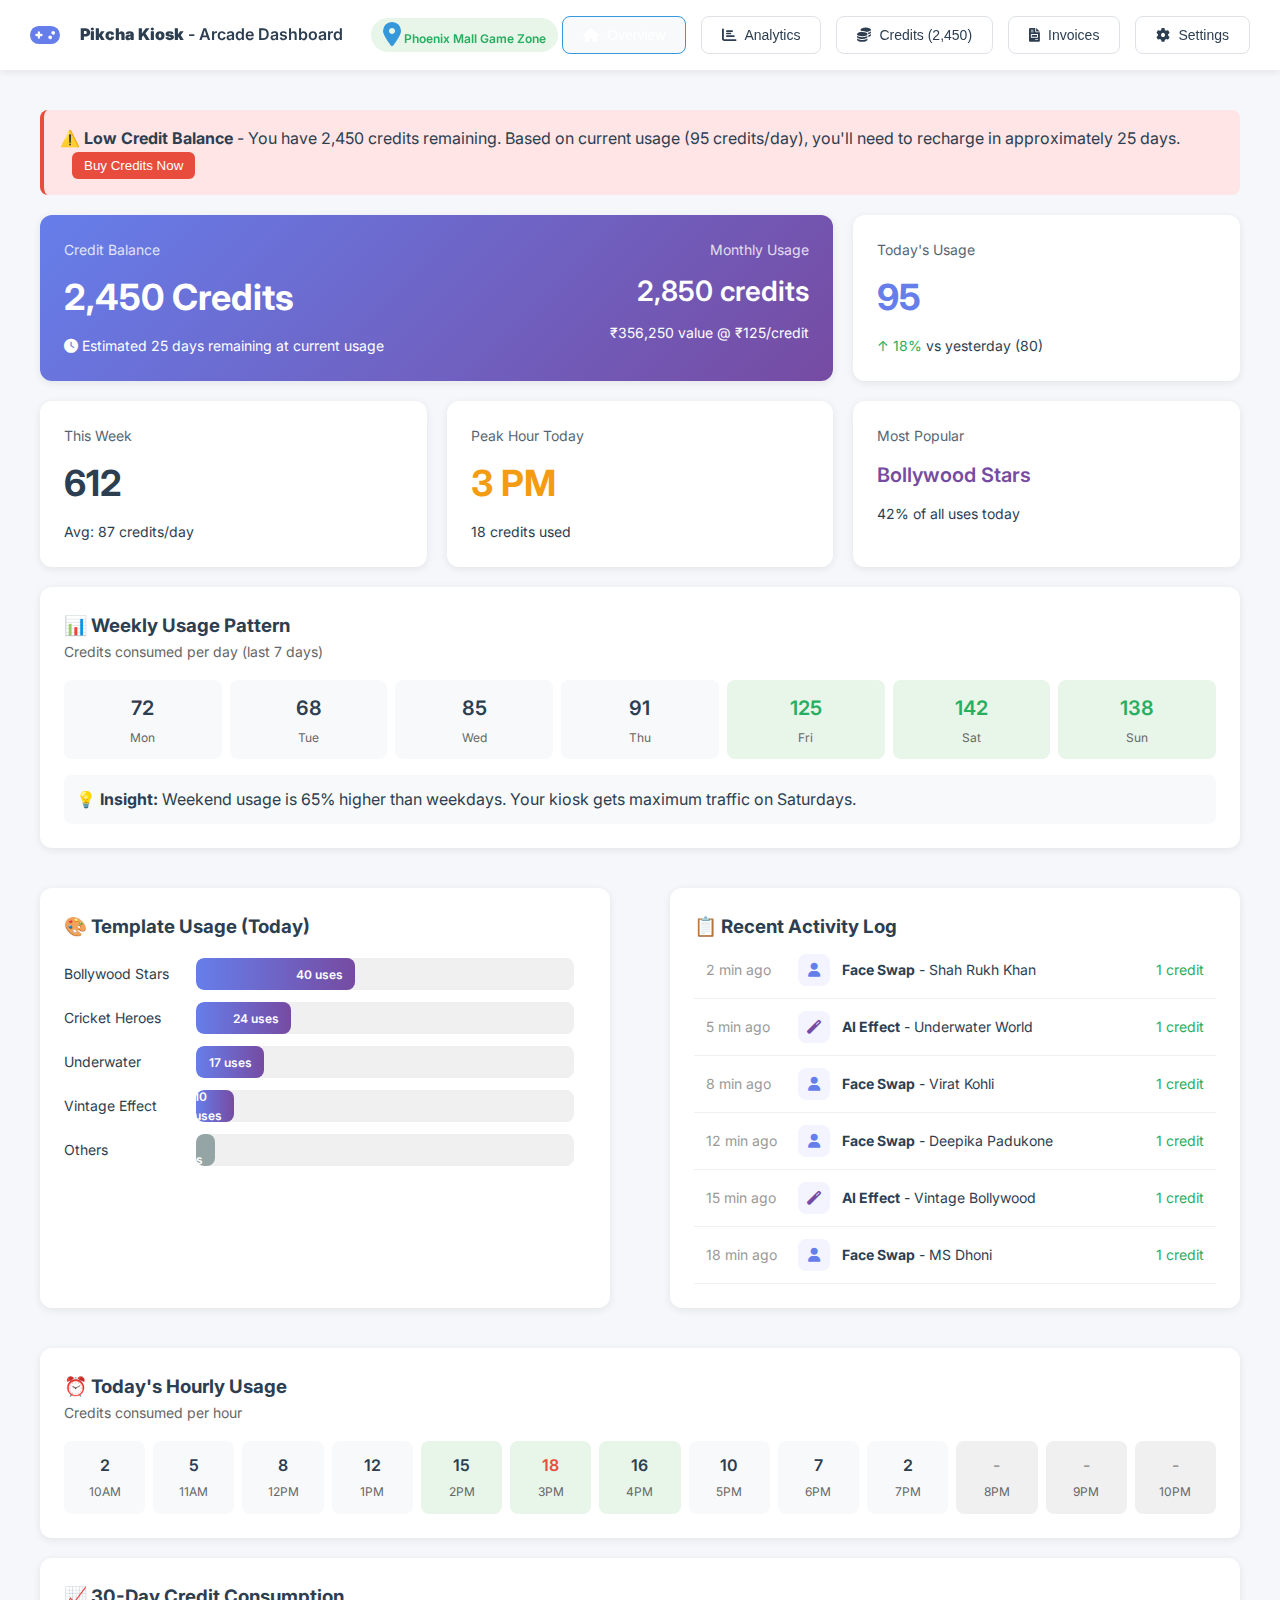
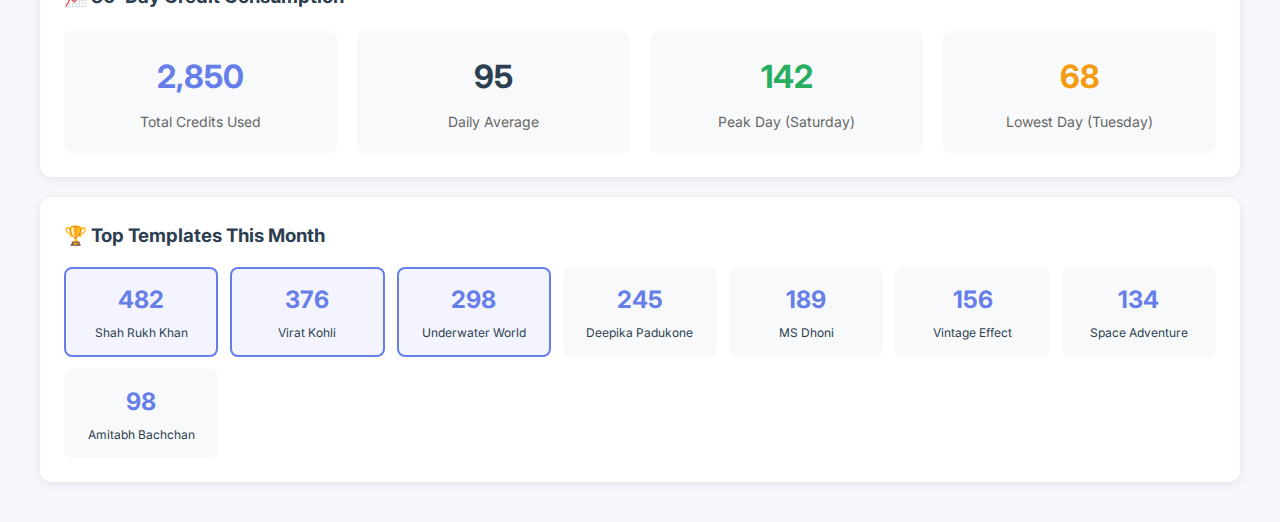
<file: vantara-mockup-main/pikcha-arcade-dashboard.html>
<!DOCTYPE html>
<html lang="en">
<head>
    <meta charset="UTF-8">
    <meta name="viewport" content="width=device-width, initial-scale=1.0">
    <title>Pikcha Arcade Kiosk - Client Dashboard</title>
    <link rel="stylesheet" href="pikcha-admin-styles.css">
    <link href="https://fonts.googleapis.com/css2?family=Inter:wght@300;400;500;600;700&display=swap" rel="stylesheet">
    <link rel="stylesheet" href="https://cdnjs.cloudflare.com/ajax/libs/font-awesome/6.0.0/css/all.min.css">
    <style>
        body {
            background: #f5f7fa;
            font-family: 'Inter', sans-serif;
        }
        .dashboard-grid {
            display: grid;
            grid-template-columns: repeat(auto-fit, minmax(300px, 1fr));
            gap: 20px;
            margin: 20px;
        }
        .stat-card {
            background: white;
            border-radius: 12px;
            padding: 24px;
            box-shadow: 0 2px 8px rgba(0,0,0,0.08);
        }
        .stat-card.primary {
            background: linear-gradient(135deg, #667eea 0%, #764ba2 100%);
            color: white;
            grid-column: span 2;
        }
        .stat-label {
            font-size: 14px;
            opacity: 0.8;
            margin-bottom: 8px;
        }
        .stat-value {
            font-size: 36px;
            font-weight: 700;
            margin: 8px 0;
        }
        .stat-sub {
            font-size: 14px;
            margin-top: 8px;
        }
        .chart-container {
            background: white;
            border-radius: 12px;
            padding: 24px;
            margin: 20px;
            box-shadow: 0 2px 8px rgba(0,0,0,0.08);
        }
        .usage-bar {
            display: flex;
            align-items: center;
            margin: 12px 0;
        }
        .usage-label {
            min-width: 120px;
            font-size: 14px;
        }
        .usage-progress {
            flex: 1;
            height: 32px;
            background: #f0f0f0;
            border-radius: 8px;
            margin: 0 12px;
            position: relative;
            overflow: hidden;
        }
        .usage-fill {
            height: 100%;
            background: linear-gradient(90deg, #667eea, #764ba2);
            border-radius: 8px;
            display: flex;
            align-items: center;
            justify-content: flex-end;
            padding-right: 12px;
            color: white;
            font-size: 12px;
            font-weight: 600;
        }
        .template-grid {
            display: grid;
            grid-template-columns: repeat(auto-fill, minmax(150px, 1fr));
            gap: 12px;
            margin-top: 16px;
        }
        .template-item {
            background: #f8f9fa;
            padding: 12px;
            border-radius: 8px;
            text-align: center;
            border: 2px solid transparent;
        }
        .template-item.popular {
            border-color: #667eea;
            background: #f3f4ff;
        }
        .template-count {
            font-size: 24px;
            font-weight: 700;
            color: #667eea;
        }
        .template-name {
            font-size: 12px;
            margin-top: 4px;
        }
        .activity-log {
            max-height: 400px;
            overflow-y: auto;
        }
        .activity-item {
            display: flex;
            align-items: center;
            padding: 12px;
            border-bottom: 1px solid #f0f0f0;
            font-size: 14px;
        }
        .activity-time {
            min-width: 80px;
            color: #999;
        }
        .activity-icon {
            width: 32px;
            height: 32px;
            border-radius: 8px;
            background: #f3f4ff;
            display: flex;
            align-items: center;
            justify-content: center;
            margin: 0 12px;
        }
        .day-chart {
            display: grid;
            grid-template-columns: repeat(7, 1fr);
            gap: 8px;
            margin-top: 16px;
        }
        .day-item {
            text-align: center;
            padding: 12px 8px;
            background: #f8f9fa;
            border-radius: 8px;
        }
        .day-item.high {
            background: #e8f5e9;
        }
        .day-value {
            font-size: 20px;
            font-weight: 600;
            color: #2c3e50;
        }
        .day-label {
            font-size: 12px;
            color: #666;
            margin-top: 4px;
        }
        .alert-box {
            background: #fff3cd;
            border-left: 4px solid #f39c12;
            padding: 16px;
            margin: 20px;
            border-radius: 8px;
        }
        .alert-box.critical {
            background: #ffe5e5;
            border-left-color: #e74c3c;
        }
        .location-badge {
            display: inline-block;
            padding: 4px 12px;
            background: #e8f5e9;
            color: #27ae60;
            border-radius: 20px;
            font-size: 12px;
            font-weight: 600;
        }
    </style>
</head>
<body>
    <div class="admin-container">
        <!-- Top Navigation -->
        <nav class="top-nav" style="background: white; box-shadow: 0 2px 8px rgba(0,0,0,0.08);">
            <div class="nav-left">
                <div class="logo-small">
                    <i class="fas fa-gamepad" style="color: #667eea; margin-right: 8px;"></i>
                    <span><strong>Pikcha Kiosk</strong> - Arcade Dashboard</span>
                    <span class="location-badge" style="margin-left: 16px;">
                        <i class="fas fa-map-marker-alt"></i> Phoenix Mall Game Zone
                    </span>
                </div>
            </div>
            
            <div class="nav-right">
                <button class="nav-btn active">
                    <i class="fas fa-home"></i>
                    Overview
                </button>
                <button class="nav-btn">
                    <i class="fas fa-chart-bar"></i>
                    Analytics
                </button>
                <button class="nav-btn">
                    <i class="fas fa-coins"></i>
                    Credits (2,450)
                </button>
                <button class="nav-btn">
                    <i class="fas fa-file-invoice"></i>
                    Invoices
                </button>
                <button class="nav-btn">
                    <i class="fas fa-cog"></i>
                    Settings
                </button>
            </div>
        </nav>

        <!-- Main Content -->
        <div style="padding: 20px;">
            <!-- Alert if credits are low -->
            <div class="alert-box critical">
                <strong>⚠️ Low Credit Balance</strong> - You have 2,450 credits remaining. Based on current usage (95 credits/day), you'll need to recharge in approximately 25 days.
                <button style="margin-left: 12px; padding: 6px 12px; background: #e74c3c; color: white; border: none; border-radius: 6px; cursor: pointer;">
                    Buy Credits Now
                </button>
            </div>

            <!-- Key Metrics -->
            <div class="dashboard-grid">
                <div class="stat-card primary">
                    <div style="display: flex; justify-content: space-between; align-items: start;">
                        <div>
                            <div class="stat-label">Credit Balance</div>
                            <div class="stat-value">2,450 Credits</div>
                            <div class="stat-sub">
                                <i class="fas fa-clock"></i> Estimated 25 days remaining at current usage
                            </div>
                        </div>
                        <div style="text-align: right;">
                            <div class="stat-label">Monthly Usage</div>
                            <div style="font-size: 28px; font-weight: 600;">2,850 credits</div>
                            <div class="stat-sub">₹356,250 value @ ₹125/credit</div>
                        </div>
                    </div>
                </div>

                <div class="stat-card">
                    <div class="stat-label">Today's Usage</div>
                    <div class="stat-value" style="color: #667eea;">95</div>
                    <div class="stat-sub">
                        <span style="color: #27ae60;">↑ 18%</span> vs yesterday (80)
                    </div>
                </div>

                <div class="stat-card">
                    <div class="stat-label">This Week</div>
                    <div class="stat-value" style="color: #2c3e50;">612</div>
                    <div class="stat-sub">
                        Avg: 87 credits/day
                    </div>
                </div>

                <div class="stat-card">
                    <div class="stat-label">Peak Hour Today</div>
                    <div class="stat-value" style="color: #f39c12;">3 PM</div>
                    <div class="stat-sub">
                        18 credits used
                    </div>
                </div>

                <div class="stat-card">
                    <div class="stat-label">Most Popular</div>
                    <div style="font-size: 20px; font-weight: 600; color: #764ba2; margin: 12px 0;">
                        Bollywood Stars
                    </div>
                    <div class="stat-sub">
                        42% of all uses today
                    </div>
                </div>
            </div>

            <!-- Usage Pattern by Day -->
            <div class="chart-container">
                <h3>📊 Weekly Usage Pattern</h3>
                <p style="font-size: 14px; color: #666; margin-bottom: 16px;">Credits consumed per day (last 7 days)</p>
                <div class="day-chart">
                    <div class="day-item">
                        <div class="day-value">72</div>
                        <div class="day-label">Mon</div>
                    </div>
                    <div class="day-item">
                        <div class="day-value">68</div>
                        <div class="day-label">Tue</div>
                    </div>
                    <div class="day-item">
                        <div class="day-value">85</div>
                        <div class="day-label">Wed</div>
                    </div>
                    <div class="day-item">
                        <div class="day-value">91</div>
                        <div class="day-label">Thu</div>
                    </div>
                    <div class="day-item high">
                        <div class="day-value" style="color: #27ae60;">125</div>
                        <div class="day-label">Fri</div>
                    </div>
                    <div class="day-item high">
                        <div class="day-value" style="color: #27ae60;">142</div>
                        <div class="day-label">Sat</div>
                    </div>
                    <div class="day-item high">
                        <div class="day-value" style="color: #27ae60;">138</div>
                        <div class="day-label">Sun</div>
                    </div>
                </div>
                <div style="margin-top: 16px; padding: 12px; background: #f8f9fa; border-radius: 8px;">
                    <strong>💡 Insight:</strong> Weekend usage is 65% higher than weekdays. Your kiosk gets maximum traffic on Saturdays.
                </div>
            </div>

            <!-- Two column layout -->
            <div style="display: grid; grid-template-columns: 1fr 1fr; gap: 20px; margin: 20px 0;">
                <!-- Template Performance -->
                <div class="chart-container">
                    <h3>🎨 Template Usage (Today)</h3>
                    <div style="margin-top: 16px;">
                        <div class="usage-bar">
                            <div class="usage-label">Bollywood Stars</div>
                            <div class="usage-progress">
                                <div class="usage-fill" style="width: 42%;">40 uses</div>
                            </div>
                        </div>
                        <div class="usage-bar">
                            <div class="usage-label">Cricket Heroes</div>
                            <div class="usage-progress">
                                <div class="usage-fill" style="width: 25%;">24 uses</div>
                            </div>
                        </div>
                        <div class="usage-bar">
                            <div class="usage-label">Underwater</div>
                            <div class="usage-progress">
                                <div class="usage-fill" style="width: 18%;">17 uses</div>
                            </div>
                        </div>
                        <div class="usage-bar">
                            <div class="usage-label">Vintage Effect</div>
                            <div class="usage-progress">
                                <div class="usage-fill" style="width: 10%;">10 uses</div>
                            </div>
                        </div>
                        <div class="usage-bar">
                            <div class="usage-label">Others</div>
                            <div class="usage-progress">
                                <div class="usage-fill" style="width: 5%; background: #95a5a6;">4 uses</div>
                            </div>
                        </div>
                    </div>
                </div>

                <!-- Recent Activity -->
                <div class="chart-container">
                    <h3>📋 Recent Activity Log</h3>
                    <div class="activity-log">
                        <div class="activity-item">
                            <span class="activity-time">2 min ago</span>
                            <div class="activity-icon">
                                <i class="fas fa-user" style="color: #667eea;"></i>
                            </div>
                            <div style="flex: 1;">
                                <strong>Face Swap</strong> - Shah Rukh Khan
                            </div>
                            <span style="color: #27ae60;">1 credit</span>
                        </div>
                        <div class="activity-item">
                            <span class="activity-time">5 min ago</span>
                            <div class="activity-icon">
                                <i class="fas fa-magic" style="color: #764ba2;"></i>
                            </div>
                            <div style="flex: 1;">
                                <strong>AI Effect</strong> - Underwater World
                            </div>
                            <span style="color: #27ae60;">1 credit</span>
                        </div>
                        <div class="activity-item">
                            <span class="activity-time">8 min ago</span>
                            <div class="activity-icon">
                                <i class="fas fa-user" style="color: #667eea;"></i>
                            </div>
                            <div style="flex: 1;">
                                <strong>Face Swap</strong> - Virat Kohli
                            </div>
                            <span style="color: #27ae60;">1 credit</span>
                        </div>
                        <div class="activity-item">
                            <span class="activity-time">12 min ago</span>
                            <div class="activity-icon">
                                <i class="fas fa-user" style="color: #667eea;"></i>
                            </div>
                            <div style="flex: 1;">
                                <strong>Face Swap</strong> - Deepika Padukone
                            </div>
                            <span style="color: #27ae60;">1 credit</span>
                        </div>
                        <div class="activity-item">
                            <span class="activity-time">15 min ago</span>
                            <div class="activity-icon">
                                <i class="fas fa-magic" style="color: #764ba2;"></i>
                            </div>
                            <div style="flex: 1;">
                                <strong>AI Effect</strong> - Vintage Bollywood
                            </div>
                            <span style="color: #27ae60;">1 credit</span>
                        </div>
                        <div class="activity-item">
                            <span class="activity-time">18 min ago</span>
                            <div class="activity-icon">
                                <i class="fas fa-user" style="color: #667eea;"></i>
                            </div>
                            <div style="flex: 1;">
                                <strong>Face Swap</strong> - MS Dhoni
                            </div>
                            <span style="color: #27ae60;">1 credit</span>
                        </div>
                    </div>
                </div>
            </div>

            <!-- Hourly Distribution -->
            <div class="chart-container">
                <h3>⏰ Today's Hourly Usage</h3>
                <p style="font-size: 14px; color: #666;">Credits consumed per hour</p>
                <div style="display: grid; grid-template-columns: repeat(13, 1fr); gap: 8px; margin-top: 16px;">
                    <div class="day-item">
                        <div class="day-value" style="font-size: 16px;">2</div>
                        <div class="day-label">10AM</div>
                    </div>
                    <div class="day-item">
                        <div class="day-value" style="font-size: 16px;">5</div>
                        <div class="day-label">11AM</div>
                    </div>
                    <div class="day-item">
                        <div class="day-value" style="font-size: 16px;">8</div>
                        <div class="day-label">12PM</div>
                    </div>
                    <div class="day-item">
                        <div class="day-value" style="font-size: 16px;">12</div>
                        <div class="day-label">1PM</div>
                    </div>
                    <div class="day-item high">
                        <div class="day-value" style="font-size: 16px;">15</div>
                        <div class="day-label">2PM</div>
                    </div>
                    <div class="day-item high">
                        <div class="day-value" style="font-size: 16px; color: #e74c3c;">18</div>
                        <div class="day-label">3PM</div>
                    </div>
                    <div class="day-item high">
                        <div class="day-value" style="font-size: 16px;">16</div>
                        <div class="day-label">4PM</div>
                    </div>
                    <div class="day-item">
                        <div class="day-value" style="font-size: 16px;">10</div>
                        <div class="day-label">5PM</div>
                    </div>
                    <div class="day-item">
                        <div class="day-value" style="font-size: 16px;">7</div>
                        <div class="day-label">6PM</div>
                    </div>
                    <div class="day-item">
                        <div class="day-value" style="font-size: 16px;">2</div>
                        <div class="day-label">7PM</div>
                    </div>
                    <div class="day-item" style="background: #f0f0f0;">
                        <div class="day-value" style="font-size: 16px; color: #999;">-</div>
                        <div class="day-label">8PM</div>
                    </div>
                    <div class="day-item" style="background: #f0f0f0;">
                        <div class="day-value" style="font-size: 16px; color: #999;">-</div>
                        <div class="day-label">9PM</div>
                    </div>
                    <div class="day-item" style="background: #f0f0f0;">
                        <div class="day-value" style="font-size: 16px; color: #999;">-</div>
                        <div class="day-label">10PM</div>
                    </div>
                </div>
            </div>

            <!-- Monthly Trends -->
            <div class="chart-container">
                <h3>📈 30-Day Credit Consumption</h3>
                <div style="display: grid; grid-template-columns: repeat(4, 1fr); gap: 20px; margin-top: 20px;">
                    <div style="text-align: center; padding: 20px; background: #f8f9fa; border-radius: 8px;">
                        <div style="font-size: 32px; font-weight: 700; color: #667eea;">2,850</div>
                        <div style="font-size: 14px; color: #666; margin-top: 8px;">Total Credits Used</div>
                    </div>
                    <div style="text-align: center; padding: 20px; background: #f8f9fa; border-radius: 8px;">
                        <div style="font-size: 32px; font-weight: 700; color: #2c3e50;">95</div>
                        <div style="font-size: 14px; color: #666; margin-top: 8px;">Daily Average</div>
                    </div>
                    <div style="text-align: center; padding: 20px; background: #f8f9fa; border-radius: 8px;">
                        <div style="font-size: 32px; font-weight: 700; color: #27ae60;">142</div>
                        <div style="font-size: 14px; color: #666; margin-top: 8px;">Peak Day (Saturday)</div>
                    </div>
                    <div style="text-align: center; padding: 20px; background: #f8f9fa; border-radius: 8px;">
                        <div style="font-size: 32px; font-weight: 700; color: #f39c12;">68</div>
                        <div style="font-size: 14px; color: #666; margin-top: 8px;">Lowest Day (Tuesday)</div>
                    </div>
                </div>
            </div>

            <!-- Popular Templates This Month -->
            <div class="chart-container">
                <h3>🏆 Top Templates This Month</h3>
                <div class="template-grid">
                    <div class="template-item popular">
                        <div class="template-count">482</div>
                        <div class="template-name">Shah Rukh Khan</div>
                    </div>
                    <div class="template-item popular">
                        <div class="template-count">376</div>
                        <div class="template-name">Virat Kohli</div>
                    </div>
                    <div class="template-item popular">
                        <div class="template-count">298</div>
                        <div class="template-name">Underwater World</div>
                    </div>
                    <div class="template-item">
                        <div class="template-count">245</div>
                        <div class="template-name">Deepika Padukone</div>
                    </div>
                    <div class="template-item">
                        <div class="template-count">189</div>
                        <div class="template-name">MS Dhoni</div>
                    </div>
                    <div class="template-item">
                        <div class="template-count">156</div>
                        <div class="template-name">Vintage Effect</div>
                    </div>
                    <div class="template-item">
                        <div class="template-count">134</div>
                        <div class="template-name">Space Adventure</div>
                    </div>
                    <div class="template-item">
                        <div class="template-count">98</div>
                        <div class="template-name">Amitabh Bachchan</div>
                    </div>
                </div>
            </div>
        </div>
    </div>

    <script>
        // Simple auto-refresh for activity log
        setInterval(() => {
            // In real app, this would fetch new data
            console.log('Refreshing activity log...');
        }, 30000);

        // Update time since last activity
        setInterval(() => {
            const timeElements = document.querySelectorAll('.activity-time');
            timeElements.forEach(el => {
                const text = el.textContent;
                if (text.includes('min ago')) {
                    const mins = parseInt(text) + 1;
                    el.textContent = mins + ' min ago';
                }
            });
        }, 60000);
    </script>
</body>
</html>
</file>
<file: vantara-mockup-main/pikcha-admin-styles.css>
/* Admin Dashboard Styles */
:root {
    /* Light theme colors */
    --bg-primary: #ffffff;
    --bg-secondary: #f8f9fa;
    --bg-tertiary: #e9ecef;
    --bg-gradient-start: #667eea;
    --bg-gradient-end: #764ba2;
    --text-primary: #2c3e50;
    --text-secondary: #6c757d;
    --text-muted: #adb5bd;
    --border-color: #dee2e6;
    --border-light: #f1f3f4;
    --card-shadow: 0 4px 6px rgba(0, 0, 0, 0.1);
    --hover-bg: #f8f9fa;
    --primary-color: #3498db;
    --success-color: #27ae60;
    --warning-color: #f39c12;
    --danger-color: #e74c3c;
}

body.dark-mode {
    /* Dark theme colors */
    --bg-primary: #1a1a1a;
    --bg-secondary: #2d2d2d;
    --bg-tertiary: #404040;
    --bg-gradient-start: #2c3e50;
    --bg-gradient-end: #34495e;
    --text-primary: #ffffff;
    --text-secondary: #bdc3c7;
    --text-muted: #7f8c8d;
    --border-color: #444444;
    --border-light: #555555;
    --card-shadow: 0 4px 6px rgba(0, 0, 0, 0.3);
    --hover-bg: #404040;
    --primary-color: #5dade2;
    --success-color: #58d68d;
    --warning-color: #f7dc6f;
    --danger-color: #ec7063;
}

* {
    margin: 0;
    padding: 0;
    box-sizing: border-box;
    transition: background-color 0.3s ease, color 0.3s ease, border-color 0.3s ease;
}

body {
    font-family: 'Inter', -apple-system, BlinkMacSystemFont, 'Segoe UI', Roboto, sans-serif;
    background: linear-gradient(135deg, var(--bg-gradient-start) 0%, var(--bg-gradient-end) 100%);
    color: var(--text-primary);
    line-height: 1.6;
    min-height: 100vh;
}

.admin-container {
    min-height: 100vh;
    display: flex;
    flex-direction: column;
}

/* === LOGIN PAGE === */
.login-container {
    display: flex;
    flex-direction: column;
    justify-content: center;
    align-items: center;
    min-height: 100vh;
    padding: 20px;
}

.login-header {
    text-align: center;
    margin-bottom: 40px;
}

.logo {
    background: var(--bg-primary);
    padding: 30px;
    border-radius: 20px;
    box-shadow: var(--card-shadow);
    margin-bottom: 30px;
}

.logo i {
    font-size: 48px;
    color: #3498db;
    margin-bottom: 15px;
}

.logo h1 {
    font-size: 28px;
    color: #2c3e50;
    margin-bottom: 8px;
    font-weight: 600;
}

.logo p {
    color: #7f8c8d;
    font-size: 16px;
}

.login-form {
    background: white;
    padding: 40px;
    border-radius: 16px;
    box-shadow: 0 20px 40px rgba(0,0,0,0.1);
    width: 100%;
    max-width: 400px;
}

.oauth-section {
    margin-bottom: 30px;
}

.google-login-btn {
    width: 100%;
    padding: 16px;
    background: #4285f4;
    color: white;
    border: none;
    border-radius: 8px;
    font-size: 16px;
    font-weight: 500;
    cursor: pointer;
    transition: all 0.3s ease;
    display: flex;
    align-items: center;
    justify-content: center;
    gap: 12px;
}

.google-login-btn:hover {
    background: #357ae8;
    transform: translateY(-2px);
    box-shadow: 0 8px 16px rgba(66, 133, 244, 0.3);
}

.divider {
    text-align: center;
    margin: 30px 0;
    position: relative;
}

.divider::before {
    content: '';
    position: absolute;
    top: 50%;
    left: 0;
    right: 0;
    height: 1px;
    background: #e1e8ed;
}

.divider span {
    background: white;
    padding: 0 20px;
    color: #7f8c8d;
    font-size: 14px;
    font-weight: 500;
}

.email-login {
    display: flex;
    flex-direction: column;
    gap: 20px;
}

.input-group {
    display: flex;
    flex-direction: column;
    gap: 8px;
}

.input-group label {
    font-weight: 500;
    color: #2c3e50;
    font-size: 14px;
}

.input-group input {
    padding: 14px;
    border: 2px solid #e1e8ed;
    border-radius: 8px;
    font-size: 16px;
    transition: all 0.3s ease;
}

.input-group input:focus {
    outline: none;
    border-color: #3498db;
    box-shadow: 0 0 0 3px rgba(52, 152, 219, 0.1);
}

.login-btn {
    width: 100%;
    padding: 16px;
    background: #27ae60;
    color: white;
    border: none;
    border-radius: 8px;
    font-size: 16px;
    font-weight: 500;
    cursor: pointer;
    transition: all 0.3s ease;
    display: flex;
    align-items: center;
    justify-content: center;
    gap: 12px;
    margin-top: 10px;
}

.login-btn:hover {
    background: #229954;
    transform: translateY(-2px);
    box-shadow: 0 8px 16px rgba(39, 174, 96, 0.3);
}

/* === DASHBOARD === */
.top-nav {
    background: white;
    padding: 0 30px;
    height: 70px;
    display: flex;
    align-items: center;
    justify-content: space-between;
    box-shadow: 0 2px 10px rgba(0,0,0,0.1);
    position: sticky;
    top: 0;
    z-index: 100;
}

.nav-left {
    display: flex;
    align-items: center;
}

.logo-small {
    display: flex;
    align-items: center;
    gap: 12px;
    font-weight: 600;
    color: #2c3e50;
}

.logo-small i {
    font-size: 24px;
    color: #3498db;
}

.nav-right {
    display: flex;
    align-items: center;
    gap: 15px;
}

.nav-btn {
    padding: 10px 20px;
    background: transparent;
    border: 2px solid #ecf0f1;
    color: #2c3e50;
    border-radius: 8px;
    cursor: pointer;
    transition: all 0.3s ease;
    display: flex;
    align-items: center;
    gap: 8px;
    font-size: 14px;
    font-weight: 500;
}

.nav-btn:hover,
.nav-btn.active {
    background: #3498db;
    color: white;
    border-color: #3498db;
}

.logout-btn:hover {
    background: #e74c3c;
    border-color: #e74c3c;
}

.dashboard-content {
    flex: 1;
    padding: 30px;
    background: #f8f9fa;
    min-height: calc(100vh - 70px);
}

.dashboard-header {
    margin-bottom: 30px;
}

.dashboard-header h2 {
    font-size: 32px;
    color: #2c3e50;
    margin-bottom: 8px;
    font-weight: 600;
}

.dashboard-header p {
    color: #7f8c8d;
    font-size: 16px;
}

/* === FILTERS === */
.filters-section {
    background: white;
    padding: 25px;
    border-radius: 12px;
    box-shadow: 0 4px 20px rgba(0,0,0,0.1);
    margin-bottom: 25px;
    display: flex;
    flex-wrap: wrap;
    gap: 20px;
    align-items: end;
}

.filter-group {
    display: flex;
    flex-direction: column;
    gap: 8px;
    min-width: 150px;
}

.filter-group label {
    font-weight: 500;
    color: #2c3e50;
    font-size: 14px;
}

.filter-input {
    padding: 12px;
    border: 2px solid #e1e8ed;
    border-radius: 8px;
    font-size: 14px;
    transition: all 0.3s ease;
}

.filter-input:focus {
    outline: none;
    border-color: #3498db;
    box-shadow: 0 0 0 3px rgba(52, 152, 219, 0.1);
}

.filter-btn {
    padding: 12px 24px;
    background: #3498db;
    color: white;
    border: none;
    border-radius: 8px;
    cursor: pointer;
    transition: all 0.3s ease;
    display: flex;
    align-items: center;
    gap: 8px;
    font-weight: 500;
    height: fit-content;
}

.filter-btn:hover {
    background: #2980b9;
    transform: translateY(-2px);
    box-shadow: 0 8px 16px rgba(52, 152, 219, 0.3);
}

/* === TABLE === */
.table-container {
    background: white;
    border-radius: 12px;
    box-shadow: 0 4px 20px rgba(0,0,0,0.1);
    overflow: hidden;
}

.transactions-table {
    width: 100%;
    border-collapse: collapse;
}

.transactions-table th {
    background: #f8f9fa;
    padding: 20px;
    text-align: left;
    font-weight: 600;
    color: #2c3e50;
    border-bottom: 2px solid #e1e8ed;
}

.transactions-table td {
    padding: 20px;
    border-bottom: 1px solid #e1e8ed;
    vertical-align: middle;
}

.transactions-table tr:hover {
    background: #f8f9fa;
}

.thumbnail {
    width: 80px;
    height: 80px;
    object-fit: cover;
    border-radius: 8px;
    cursor: pointer;
    transition: all 0.3s ease;
    border: 2px solid transparent;
}

.thumbnail:hover {
    transform: scale(1.05);
    border-color: #3498db;
    box-shadow: 0 4px 16px rgba(52, 152, 219, 0.3);
}

.style-thumbnail,
.frame-thumbnail {
    width: 50px;
    height: 50px;
    object-fit: cover;
    border-radius: 6px;
    border: 2px solid #e1e8ed;
    transition: all 0.3s ease;
}

.style-thumbnail:hover,
.frame-thumbnail:hover {
    transform: scale(1.1);
    border-color: #3498db;
    box-shadow: 0 2px 8px rgba(52, 152, 219, 0.3);
}

.action-btn {
    padding: 8px 16px;
    border: none;
    border-radius: 6px;
    cursor: pointer;
    transition: all 0.3s ease;
    font-size: 14px;
    font-weight: 500;
    display: inline-flex;
    align-items: center;
    gap: 6px;
    margin-right: 8px;
}

.download-btn {
    background: #27ae60;
    color: white;
}

.download-btn:hover {
    background: #229954;
    transform: translateY(-2px);
    box-shadow: 0 4px 12px rgba(39, 174, 96, 0.3);
}

.print-btn {
    background: #9b59b6;
    color: white;
}

.print-btn:hover {
    background: #8e44ad;
    transform: translateY(-2px);
    box-shadow: 0 4px 12px rgba(155, 89, 182, 0.3);
}

/* === SETTINGS === */
.settings-section {
    background: white;
    padding: 30px;
    border-radius: 12px;
    box-shadow: 0 4px 20px rgba(0,0,0,0.1);
    margin-bottom: 25px;
}

.setting-item {
    display: flex;
    align-items: center;
    justify-content: space-between;
    padding: 25px 0;
    border-bottom: 1px solid #e1e8ed;
}

.setting-item:last-child {
    border-bottom: none;
}

.setting-item label {
    font-weight: 500;
    color: #2c3e50;
    font-size: 16px;
}

.setting-control {
    display: flex;
    align-items: center;
    gap: 12px;
}

.setting-control input[type="number"] {
    width: 80px;
    padding: 8px 12px;
    border: 2px solid #e1e8ed;
    border-radius: 6px;
    font-size: 14px;
}

.timeout-select {
    padding: 8px 12px;
    border: 2px solid #e1e8ed;
    border-radius: 6px;
    font-size: 14px;
    background: white;
    min-width: 120px;
    transition: all 0.3s ease;
}

.timeout-select:focus {
    outline: none;
    border-color: #3498db;
    box-shadow: 0 0 0 3px rgba(52, 152, 219, 0.1);
}

.setting-description {
    color: #7f8c8d;
    font-size: 14px;
    margin-top: 8px;
    grid-column: 1 / -1;
}

.setting-item {
    display: grid;
    grid-template-columns: 1fr auto;
    align-items: center;
    gap: 20px;
}

.toggle-switch {
    position: relative;
    width: 60px;
    height: 34px;
}

.toggle-switch input {
    opacity: 0;
    width: 0;
    height: 0;
}

.slider {
    position: absolute;
    cursor: pointer;
    top: 0;
    left: 0;
    right: 0;
    bottom: 0;
    background-color: #ccc;
    transition: 0.4s;
    border-radius: 34px;
}

.slider:before {
    position: absolute;
    content: "";
    height: 26px;
    width: 26px;
    left: 4px;
    bottom: 4px;
    background-color: white;
    transition: 0.4s;
    border-radius: 50%;
}

input:checked + .slider {
    background-color: #27ae60;
}

input:checked + .slider:before {
    transform: translateX(26px);
}

.danger-zone {
    background: #fff5f5;
    border: 2px solid #fed7d7;
    border-radius: 8px;
    padding: 20px;
    margin-top: 20px;
}

.danger-btn {
    background: #e74c3c;
    color: white;
    border: none;
    padding: 12px 24px;
    border-radius: 8px;
    cursor: pointer;
    transition: all 0.3s ease;
    display: flex;
    align-items: center;
    gap: 8px;
    font-weight: 500;
}

.danger-btn:hover {
    background: #c0392b;
    transform: translateY(-2px);
    box-shadow: 0 4px 12px rgba(231, 76, 60, 0.3);
}

.settings-actions {
    display: flex;
    justify-content: flex-end;
    gap: 15px;
}

.save-btn {
    background: #27ae60;
    color: white;
    border: none;
    padding: 12px 24px;
    border-radius: 8px;
    cursor: pointer;
    transition: all 0.3s ease;
    display: flex;
    align-items: center;
    gap: 8px;
    font-weight: 500;
}

.save-btn:hover {
    background: #229954;
    transform: translateY(-2px);
    box-shadow: 0 4px 12px rgba(39, 174, 96, 0.3);
}

/* === MODALS === */
.modal {
    display: none;
    position: fixed;
    z-index: 1000;
    left: 0;
    top: 0;
    width: 100%;
    height: 100%;
    background-color: rgba(0,0,0,0.5);
    backdrop-filter: blur(4px);
}

.modal-content {
    background: white;
    margin: 2% auto;
    padding: 0;
    border-radius: 16px;
    width: 90%;
    max-width: 1200px;
    box-shadow: 0 20px 40px rgba(0,0,0,0.2);
    animation: modalSlideIn 0.3s ease;
}

.modal-content.small {
    max-width: 500px;
}

@keyframes modalSlideIn {
    from {
        transform: translateY(-50px);
        opacity: 0;
    }
    to {
        transform: translateY(0);
        opacity: 1;
    }
}

.modal-header {
    display: flex;
    align-items: center;
    justify-content: space-between;
    padding: 25px 30px;
    border-bottom: 1px solid #e1e8ed;
}

.modal-header h3 {
    font-size: 24px;
    color: #2c3e50;
    font-weight: 600;
}

.close-btn {
    background: none;
    border: none;
    font-size: 24px;
    cursor: pointer;
    color: #7f8c8d;
    padding: 5px;
    border-radius: 50%;
    transition: all 0.3s ease;
}

.close-btn:hover {
    color: #e74c3c;
    background: #f8f9fa;
}

.modal-body {
    padding: 30px;
}

.image-comparison {
    display: grid;
    grid-template-columns: 1fr 1fr 1fr;
    gap: 25px;
    margin-bottom: 30px;
}

.image-panel {
    text-align: center;
}

.image-panel h4 {
    color: #2c3e50;
    margin-bottom: 15px;
    font-size: 18px;
    font-weight: 600;
}

.image-panel img {
    width: 100%;
    max-width: 300px;
    height: 200px;
    object-fit: cover;
    border-radius: 12px;
    border: 2px solid #e1e8ed;
    box-shadow: 0 4px 16px rgba(0,0,0,0.1);
}

.photo-metadata {
    background: #f8f9fa;
    padding: 20px;
    border-radius: 12px;
    display: grid;
    grid-template-columns: 1fr 1fr;
    gap: 15px;
}

.metadata-item {
    display: flex;
    align-items: center;
    gap: 10px;
}

.metadata-item strong {
    color: #2c3e50;
    font-weight: 600;
}

.modal-actions {
    display: flex;
    justify-content: flex-end;
    gap: 15px;
    padding: 25px 30px;
    border-top: 1px solid #e1e8ed;
}

.cancel-btn {
    background: #95a5a6;
    color: white;
}

.cancel-btn:hover {
    background: #7f8c8d;
}

/* === TEMPLATE MANAGEMENT === */
.template-nav {
    display: flex;
    gap: 15px;
    margin-bottom: 30px;
    background: white;
    padding: 20px;
    border-radius: 12px;
    box-shadow: 0 4px 20px rgba(0,0,0,0.1);
}

.template-nav-btn {
    padding: 15px 25px;
    background: transparent;
    border: 2px solid #e1e8ed;
    color: #2c3e50;
    border-radius: 10px;
    cursor: pointer;
    transition: all 0.3s ease;
    display: flex;
    align-items: center;
    gap: 10px;
    font-size: 16px;
    font-weight: 500;
    flex: 1;
    justify-content: center;
}

.template-nav-btn:hover,
.template-nav-btn.active {
    background: #3498db;
    color: white;
    border-color: #3498db;
    transform: translateY(-2px);
    box-shadow: 0 8px 16px rgba(52, 152, 219, 0.3);
}

.template-section {
    background: white;
    border-radius: 12px;
    box-shadow: 0 4px 20px rgba(0,0,0,0.1);
    overflow: hidden;
}

.section-header {
    display: flex;
    justify-content: space-between;
    align-items: center;
    padding: 30px;
    border-bottom: 1px solid #e1e8ed;
    background: #f8f9fa;
}

.section-title h3 {
    font-size: 24px;
    color: #2c3e50;
    margin-bottom: 5px;
    font-weight: 600;
}

.section-title p {
    color: #7f8c8d;
    font-size: 14px;
}

.add-template-btn {
    background: #27ae60;
    color: white;
    border: none;
    padding: 12px 20px;
    border-radius: 8px;
    cursor: pointer;
    transition: all 0.3s ease;
    display: flex;
    align-items: center;
    gap: 8px;
    font-weight: 500;
}

.add-template-btn:hover {
    background: #229954;
    transform: translateY(-2px);
    box-shadow: 0 8px 16px rgba(39, 174, 96, 0.3);
}

/* Quality Settings Card */
.quality-settings-card {
    background: #f8f9fa;
    border: 1px solid #e1e8ed;
    border-radius: 12px;
    margin: 20px 30px;
    overflow: hidden;
}

.card-header {
    padding: 20px 25px;
    border-bottom: 1px solid #e1e8ed;
    background: white;
}

.card-header h4 {
    color: #2c3e50;
    font-size: 18px;
    margin-bottom: 5px;
    display: flex;
    align-items: center;
    gap: 10px;
}

.card-header p {
    color: #7f8c8d;
    font-size: 14px;
}

.quality-options {
    padding: 25px;
    display: grid;
    grid-template-columns: 1fr 1fr;
    gap: 20px;
}

.quality-option {
    cursor: pointer;
}

.quality-option input[type="radio"] {
    display: none;
}

.quality-card {
    background: white;
    border: 2px solid #e1e8ed;
    border-radius: 12px;
    padding: 20px;
    display: flex;
    align-items: center;
    gap: 15px;
    transition: all 0.3s ease;
    height: 100%;
}

.quality-option input[type="radio"]:checked + .quality-card {
    border-color: #3498db;
    background: #f0f8ff;
    box-shadow: 0 4px 16px rgba(52, 152, 219, 0.2);
}

.quality-icon {
    font-size: 32px;
    flex-shrink: 0;
}

.quality-info {
    display: flex;
    flex-direction: column;
    gap: 4px;
}

.quality-info strong {
    color: #2c3e50;
    font-size: 16px;
    font-weight: 600;
}

.quality-info span {
    color: #7f8c8d;
    font-size: 13px;
}

/* Category Filters */
.category-filters {
    padding: 20px 30px;
    display: flex;
    gap: 15px;
    flex-wrap: wrap;
    border-bottom: 1px solid #e1e8ed;
}

.category-btn {
    padding: 8px 16px;
    background: #f8f9fa;
    border: 2px solid #e1e8ed;
    color: #2c3e50;
    border-radius: 20px;
    cursor: pointer;
    transition: all 0.3s ease;
    font-size: 14px;
    font-weight: 500;
}

.category-btn:hover,
.category-btn.active {
    background: #3498db;
    color: white;
    border-color: #3498db;
    transform: translateY(-1px);
    box-shadow: 0 4px 8px rgba(52, 152, 219, 0.3);
}

/* Templates Grid */
.templates-grid {
    padding: 30px;
    display: grid;
    grid-template-columns: repeat(auto-fill, minmax(280px, 1fr));
    gap: 25px;
}

.templates-grid.sortable {
    position: relative;
}

.sorting-controls {
    display: flex;
    align-items: center;
    gap: 20px;
    margin-left: auto;
}

.sort-toggle {
    display: flex;
    align-items: center;
    gap: 10px;
    padding: 8px 16px;
    background: #fff;
    border: 1px solid #e1e8ed;
    border-radius: 8px;
}

.sort-toggle span {
    color: #4a5568;
    font-size: 14px;
    font-weight: 500;
}

.reorder-hint {
    display: flex;
    align-items: center;
    gap: 8px;
    color: #7f8c8d;
    font-size: 14px;
    padding: 8px 12px;
    background: #f0f2f5;
    border-radius: 8px;
}

.reorder-hint.disabled {
    opacity: 0.5;
    cursor: not-allowed;
}

.reorder-hint i {
    color: #95a5a6;
}

.template-search {
    position: relative;
    margin: 20px 0;
    max-width: 400px;
}

.template-search i {
    position: absolute;
    left: 15px;
    top: 50%;
    transform: translateY(-50%);
    color: #95a5a6;
}

.template-search input {
    width: 100%;
    padding: 12px 15px 12px 45px;
    border: 1px solid #e1e8ed;
    border-radius: 8px;
    font-size: 14px;
    transition: all 0.3s ease;
}

.template-search input:focus {
    outline: none;
    border-color: #3498db;
    box-shadow: 0 0 0 3px rgba(52, 152, 219, 0.1);
}

.template-card {
    background: white;
    border: 2px solid #e1e8ed;
    border-radius: 12px;
    overflow: hidden;
    transition: all 0.3s ease;
    cursor: move;
}

.template-card.dragging {
    opacity: 0.6;
    transform: scale(1.05) rotate(2deg);
    z-index: 1000;
    cursor: grabbing !important;
    box-shadow: 0 8px 24px rgba(0, 0, 0, 0.3);
}

.template-card.drag-over {
    border-color: #3498db;
    background: #f0f8ff;
    transform: translateY(-2px);
    box-shadow: 0 8px 16px rgba(52, 152, 219, 0.2);
}

.template-card.selected-mode {
    cursor: grab;
}

.template-card.selected-mode:active {
    cursor: grabbing;
}

.template-card:hover {
    border-color: #3498db;
    transform: translateY(-4px);
    box-shadow: 0 12px 24px rgba(52, 152, 219, 0.2);
}

.template-card.inactive {
    opacity: 0.4;
    filter: grayscale(80%);
}

.template-card.selected {
    border-color: #27ae60;
    background: #f0fff4;
}

.template-card.limit-reached:not(.selected) {
    opacity: 0.5;
    pointer-events: none;
}

.template-card .selection-badge {
    position: absolute;
    top: 10px;
    right: 10px;
    background: #27ae60;
    color: white;
    width: 28px;
    height: 28px;
    border-radius: 50%;
    display: flex;
    align-items: center;
    justify-content: center;
    font-size: 12px;
    font-weight: bold;
    z-index: 1;
}

.template-card .usage-stats {
    position: absolute;
    bottom: 10px;
    right: 10px;
    background: rgba(0, 0, 0, 0.7);
    color: white;
    padding: 4px 8px;
    border-radius: 4px;
    font-size: 11px;
    display: flex;
    align-items: center;
    gap: 4px;
}

.template-card .usage-stats i {
    font-size: 10px;
}

/* Selected Count Styling */
.selected-count {
    color: #4a5568;
    font-size: 14px;
    font-weight: 500;
    background: #e8f4fd;
    padding: 8px 16px;
    border-radius: 20px;
    border: 1px solid #bee3f8;
}

.selected-count span {
    font-weight: 600;
    color: #2b6cb0;
}

/* View Tabs */
.view-tabs {
    display: flex;
    background: #f7fafc;
    border-radius: 12px;
    padding: 4px;
    margin: 20px 0;
    border: 1px solid #e2e8f0;
}

.tab-btn {
    flex: 1;
    padding: 12px 20px;
    border: none;
    background: transparent;
    border-radius: 8px;
    cursor: pointer;
    transition: all 0.3s ease;
    display: flex;
    align-items: center;
    justify-content: center;
    gap: 8px;
    font-size: 14px;
    font-weight: 500;
    color: #4a5568;
}

.tab-btn i {
    font-size: 16px;
}

.tab-btn.active {
    background: white;
    color: #2b6cb0;
    box-shadow: 0 2px 8px rgba(43, 108, 176, 0.1);
    border: 1px solid #bee3f8;
}

.tab-btn:hover:not(.active) {
    background: #edf2f7;
    color: #2d3748;
}

/* Template View */
.template-view {
    margin-top: 20px;
}

.selected-templates-header {
    background: #f0fff4;
    padding: 20px;
    border-radius: 12px;
    border: 1px solid #9ae6b4;
    margin-bottom: 20px;
}

.selected-templates-header h4 {
    margin: 0 0 8px 0;
    color: #22543d;
    display: flex;
    align-items: center;
    gap: 8px;
}

.selected-templates-header p {
    margin: 0 0 15px 0;
    color: #38a169;
    font-size: 14px;
}

/* Template Cards - Gallery Mode */
.template-card.gallery-mode {
    cursor: pointer;
    position: relative;
}

.template-card.gallery-mode .selection-checkbox {
    position: absolute;
    top: 10px;
    left: 10px;
    width: 24px;
    height: 24px;
    background: white;
    border-radius: 4px;
    border: 2px solid #cbd5e0;
    cursor: pointer;
    z-index: 2;
    display: flex;
    align-items: center;
    justify-content: center;
    transition: all 0.2s ease;
}

.template-card.gallery-mode.selected .selection-checkbox {
    background: #3182ce;
    border-color: #3182ce;
    color: white;
}

.template-card.gallery-mode.selected {
    border-color: #3182ce;
    box-shadow: 0 0 0 2px rgba(49, 130, 206, 0.2);
}

/* Empty State */
.empty-state {
    text-align: center;
    padding: 60px 20px;
    color: #718096;
}

.empty-state i {
    font-size: 48px;
    color: #cbd5e0;
    margin-bottom: 16px;
}

.empty-state h4 {
    margin: 0 0 8px 0;
    font-size: 18px;
    color: #4a5568;
}

.empty-state p {
    margin: 0;
    font-size: 14px;
}

/* Remove Button */
.remove-btn {
    background: #e53e3e;
    color: white;
    border: none;
    padding: 6px 12px;
    border-radius: 6px;
    font-size: 12px;
    cursor: pointer;
    display: flex;
    align-items: center;
    gap: 6px;
    transition: all 0.2s ease;
}

.remove-btn:hover {
    background: #c53030;
}

.remove-btn i {
    font-size: 11px;
}

.template-actions {
    margin-top: 8px;
}

/* Credit Management Styles */
.credit-overview {
    display: grid;
    grid-template-columns: repeat(auto-fit, minmax(250px, 1fr));
    gap: 20px;
    margin: 30px 0;
}

.credit-card {
    background: white;
    padding: 25px;
    border-radius: 12px;
    border: 1px solid #e2e8f0;
    display: flex;
    align-items: center;
    gap: 20px;
    transition: all 0.3s ease;
}

.credit-card:hover {
    transform: translateY(-2px);
    box-shadow: 0 8px 20px rgba(0, 0, 0, 0.1);
}

.credit-icon {
    width: 60px;
    height: 60px;
    border-radius: 12px;
    display: flex;
    align-items: center;
    justify-content: center;
    font-size: 24px;
    background: linear-gradient(135deg, #667eea 0%, #764ba2 100%);
    color: white;
}

.credit-info h3 {
    margin: 0 0 8px 0;
    font-size: 14px;
    color: #64748b;
    font-weight: 500;
}

.credit-amount {
    font-size: 28px;
    font-weight: 700;
    color: #1e293b;
    margin: 0 0 4px 0;
}

.credit-info p {
    margin: 0;
    font-size: 12px;
    color: #94a3b8;
}

/* Quick Actions */
.quick-actions {
    display: flex;
    gap: 15px;
    margin: 30px 0;
    flex-wrap: wrap;
}

.action-btn {
    padding: 12px 24px;
    border-radius: 8px;
    border: none;
    font-weight: 600;
    cursor: pointer;
    display: flex;
    align-items: center;
    gap: 8px;
    transition: all 0.3s ease;
    font-size: 14px;
}

.primary-btn {
    background: linear-gradient(135deg, #667eea 0%, #764ba2 100%);
    color: white;
}

.primary-btn:hover {
    transform: translateY(-1px);
    box-shadow: 0 4px 12px rgba(102, 126, 234, 0.4);
}

.secondary-btn {
    background: white;
    color: #475569;
    border: 1px solid #e2e8f0;
}

.secondary-btn:hover {
    background: #f8fafc;
    border-color: #cbd5e1;
}

/* Usage Analytics */
.usage-analytics {
    background: white;
    padding: 25px;
    border-radius: 12px;
    border: 1px solid #e2e8f0;
    margin: 30px 0;
}

.analytics-header {
    display: flex;
    justify-content: space-between;
    align-items: center;
    margin-bottom: 25px;
}

.analytics-header h3 {
    margin: 0;
    color: #1e293b;
    font-size: 18px;
}

.date-filter select {
    padding: 8px 12px;
    border: 1px solid #e2e8f0;
    border-radius: 6px;
    background: white;
    cursor: pointer;
}

.analytics-grid {
    display: grid;
    grid-template-columns: repeat(auto-fit, minmax(300px, 1fr));
    gap: 25px;
}

.analytics-card {
    background: #f8fafc;
    padding: 20px;
    border-radius: 8px;
}

.analytics-card h4 {
    margin: 0 0 15px 0;
    color: #334155;
    font-size: 16px;
}

/* Service Usage Bars */
.service-usage {
    display: flex;
    flex-direction: column;
    gap: 12px;
}

.service-item {
    display: flex;
    align-items: center;
    gap: 12px;
}

.service-name {
    min-width: 80px;
    font-size: 14px;
    color: #475569;
}

.service-bar {
    flex: 1;
    height: 8px;
    background: #e2e8f0;
    border-radius: 4px;
    position: relative;
}

.service-fill {
    height: 100%;
    background: linear-gradient(135deg, #667eea 0%, #764ba2 100%);
    border-radius: 4px;
    transition: width 0.3s ease;
}

.service-credits {
    min-width: 80px;
    text-align: right;
    font-size: 13px;
    color: #64748b;
    font-weight: 500;
}

/* Peak Hours */
.peak-hours {
    display: flex;
    flex-direction: column;
    gap: 10px;
}

.hour-item {
    display: flex;
    justify-content: space-between;
    align-items: center;
    font-size: 14px;
}

.peak-badge {
    padding: 2px 8px;
    border-radius: 4px;
    font-size: 11px;
    font-weight: 600;
    text-transform: uppercase;
}

.peak-badge:contains("Peak") {
    background: #fee2e2;
    color: #dc2626;
}

.peak-badge:contains("High") {
    background: #fef3c7;
    color: #d97706;
}

.peak-badge:contains("Moderate") {
    background: #e0f2fe;
    color: #0369a1;
}

/* Credit Packages */
.credit-packages {
    margin: 40px 0;
}

.credit-packages h3 {
    margin: 0 0 25px 0;
    color: #1e293b;
    font-size: 20px;
}

.packages-grid {
    display: grid;
    grid-template-columns: repeat(auto-fit, minmax(280px, 1fr));
    gap: 25px;
}

.package-card {
    background: white;
    border: 2px solid #e2e8f0;
    border-radius: 12px;
    padding: 25px;
    text-align: center;
    position: relative;
    transition: all 0.3s ease;
}

.package-card:hover {
    transform: translateY(-4px);
    box-shadow: 0 12px 24px rgba(0, 0, 0, 0.1);
    border-color: #cbd5e1;
}

.package-card.popular {
    border-color: #667eea;
    box-shadow: 0 8px 24px rgba(102, 126, 234, 0.2);
}

.popular-badge {
    position: absolute;
    top: -10px;
    left: 50%;
    transform: translateX(-50%);
    background: linear-gradient(135deg, #667eea 0%, #764ba2 100%);
    color: white;
    padding: 4px 16px;
    border-radius: 20px;
    font-size: 12px;
    font-weight: 600;
}

.package-header {
    margin-bottom: 15px;
}

.package-header h4 {
    margin: 0 0 5px 0;
    color: #1e293b;
    font-size: 18px;
}

.package-price {
    font-size: 36px;
    font-weight: 800;
    color: #1e293b;
    margin-bottom: 5px;
}

.package-credits {
    font-size: 20px;
    color: #667eea;
    font-weight: 600;
    margin-bottom: 5px;
}

.package-rate {
    font-size: 14px;
    color: #64748b;
    margin-bottom: 15px;
}

.package-savings {
    background: #dcfce7;
    color: #166534;
    padding: 2px 8px;
    border-radius: 4px;
    font-size: 12px;
    font-weight: 600;
    display: inline-block;
    margin-bottom: 20px;
}

.package-features {
    list-style: none;
    padding: 0;
    margin: 20px 0;
    text-align: left;
}

.package-features li {
    padding: 6px 0;
    color: #475569;
    font-size: 14px;
    position: relative;
    padding-left: 20px;
}

.package-features li::before {
    content: "✓";
    position: absolute;
    left: 0;
    color: #22c55e;
    font-weight: bold;
}

.package-btn {
    width: 100%;
    padding: 12px 24px;
    background: linear-gradient(135deg, #667eea 0%, #764ba2 100%);
    color: white;
    border: none;
    border-radius: 8px;
    font-weight: 600;
    cursor: pointer;
    transition: all 0.3s ease;
    margin-top: 10px;
}

.package-btn:hover {
    transform: translateY(-1px);
    box-shadow: 0 4px 12px rgba(102, 126, 234, 0.4);
}

/* Responsive Design */
@media (max-width: 768px) {
    .credit-overview {
        grid-template-columns: 1fr;
    }
    
    .analytics-grid {
        grid-template-columns: 1fr;
    }
    
    .packages-grid {
        grid-template-columns: 1fr;
    }
    
    .quick-actions {
        flex-direction: column;
    }
    
    .action-btn {
        justify-content: center;
    }
}

.template-image-container {
    position: relative;
    height: 160px;
    overflow: hidden;
}

.template-image {
    width: 100%;
    height: 100%;
    object-fit: cover;
}

.template-status {
    position: absolute;
    top: 12px;
    right: 12px;
    padding: 6px 12px;
    border-radius: 20px;
    font-size: 12px;
    font-weight: 600;
    text-transform: uppercase;
}

.template-status.active {
    background: #27ae60;
    color: white;
}

.template-status.inactive {
    background: #95a5a6;
    color: white;
}

.template-card-content {
    padding: 20px;
}

.template-card-header {
    display: flex;
    justify-content: space-between;
    align-items: flex-start;
    margin-bottom: 12px;
}

.template-title {
    font-size: 18px;
    font-weight: 600;
    color: #2c3e50;
    margin-bottom: 5px;
}

.template-description {
    color: #7f8c8d;
    font-size: 14px;
    line-height: 1.4;
    margin-bottom: 15px;
}

.template-category-tag {
    display: inline-block;
    background: #ecf0f1;
    color: #2c3e50;
    padding: 4px 8px;
    border-radius: 4px;
    font-size: 12px;
    font-weight: 500;
    margin-bottom: 15px;
}

.template-actions {
    display: flex;
    justify-content: space-between;
    align-items: center;
}

.template-toggle {
    display: flex;
    align-items: center;
    gap: 8px;
    font-size: 14px;
    color: #2c3e50;
}

.template-toggle .toggle-switch {
    width: 40px;
    height: 24px;
}

.template-toggle .slider {
    border-radius: 24px;
}

.template-toggle .slider:before {
    height: 18px;
    width: 18px;
    left: 3px;
    bottom: 3px;
    border-radius: 50%;
}

.template-toggle input:checked + .slider:before {
    transform: translateX(16px);
}

.template-preview-btn {
    background: #3498db;
    color: white;
    border: none;
    padding: 8px 12px;
    border-radius: 6px;
    cursor: pointer;
    transition: all 0.3s ease;
    font-size: 12px;
    display: flex;
    align-items: center;
    gap: 4px;
}

.template-preview-btn:hover {
    background: #2980b9;
    transform: translateY(-1px);
}

/* Template Preview Modal */
.template-preview {
    display: grid;
    grid-template-columns: 1fr 1fr;
    gap: 30px;
    align-items: start;
}

.preview-image-container {
    text-align: center;
}

.preview-image-container img {
    width: 100%;
    max-width: 400px;
    border-radius: 12px;
    border: 2px solid #e1e8ed;
    box-shadow: 0 4px 16px rgba(0,0,0,0.1);
}

.template-details {
    display: flex;
    flex-direction: column;
    gap: 25px;
}

.template-info h4 {
    font-size: 24px;
    color: #2c3e50;
    margin-bottom: 10px;
}

.template-info p {
    color: #7f8c8d;
    line-height: 1.6;
    margin-bottom: 15px;
}

.template-category {
    display: inline-block;
    background: #3498db;
    color: white;
    padding: 6px 12px;
    border-radius: 20px;
    font-size: 12px;
    font-weight: 600;
    text-transform: uppercase;
}

.template-controls {
    background: #f8f9fa;
    padding: 20px;
    border-radius: 12px;
}

.status-control {
    display: flex;
    align-items: center;
    gap: 15px;
}

.status-label {
    font-weight: 500;
    color: #2c3e50;
}

/* Face Swap Specific Styles */
.faceswap-card {
    background: linear-gradient(135deg, #667eea 0%, #764ba2 100%);
    color: white;
}

.faceswap-card .template-title {
    color: white;
}

.faceswap-card .template-description {
    color: rgba(255,255,255,0.8);
}

/* === RESPONSIVE === */
@media (max-width: 768px) {
    .filters-section {
        flex-direction: column;
        align-items: stretch;
    }
    
    .filter-group {
        min-width: auto;
    }
    
    .image-comparison {
        grid-template-columns: 1fr;
    }
    
    .photo-metadata {
        grid-template-columns: 1fr;
    }
    
    .nav-right {
        flex-wrap: wrap;
    }
    
    .transactions-table {
        font-size: 14px;
    }
    
    .transactions-table th,
    .transactions-table td {
        padding: 15px 10px;
    }
    
    .thumbnail {
        width: 60px;
        height: 60px;
    }
    
    /* Template management responsive */
    .template-nav {
        flex-direction: column;
        gap: 10px;
    }
    
    .template-nav-btn {
        justify-content: center;
    }
    
    .section-header {
        flex-direction: column;
        gap: 20px;
        text-align: center;
    }
    
    .quality-options {
        grid-template-columns: 1fr;
    }
    
    .category-filters {
        justify-content: center;
    }
    
    .templates-grid {
        grid-template-columns: 1fr;
        padding: 20px;
    }
    
    .template-preview {
        grid-template-columns: 1fr;
        gap: 20px;
    }
}

@media (max-width: 480px) {
    .dashboard-content {
        padding: 20px;
    }
    
    .login-form {
        padding: 30px 20px;
    }
    
    .modal-content {
        width: 95%;
        margin: 5% auto;
    }
}

/* === DARK MODE TOGGLE === */
#dark-mode-btn {
    position: relative;
    background: var(--bg-secondary);
    color: var(--text-primary);
    border: 1px solid var(--border-color);
}

#dark-mode-btn:hover {
    background: var(--hover-bg);
    transform: translateY(-2px);
}

#dark-mode-btn i {
    transition: transform 0.3s ease;
}

body.dark-mode #dark-mode-btn i {
    transform: rotate(180deg);
}

body.dark-mode #dark-mode-btn i.fa-moon:before {
    content: "\f185"; /* sun icon */
}

/* === HEADER CONTENT === */
.header-content {
    display: flex;
    justify-content: space-between;
    align-items: flex-start;
    gap: 20px;
    width: 100%;
}

.header-content > div {
    flex: 1;
}

/* === HEADER ACTIONS === */
.header-actions {
    display: flex;
    gap: 15px;
    align-items: center;
}

.toggle-btn {
    display: flex;
    align-items: center;
    gap: 8px;
    padding: 10px 15px;
    background: var(--bg-secondary);
    color: var(--text-primary);
    border: 1px solid var(--border-color);
    border-radius: 8px;
    cursor: pointer;
    font-weight: 500;
    font-size: 14px;
    transition: all 0.3s ease;
}

.toggle-btn:hover {
    background: var(--hover-bg);
    border-color: var(--primary-color);
    transform: translateY(-2px);
}

.toggle-btn.active {
    background: var(--primary-color);
    color: white;
    border-color: var(--primary-color);
}

.toggle-btn i {
    font-size: 16px;
}

/* === LEDGER VIEW STYLES === */
.ledger-view .credit-cell {
    color: var(--success-color);
    font-weight: 600;
}

.ledger-view .debit-cell {
    color: var(--danger-color);
    font-weight: 600;
}

.ledger-view .balance-cell {
    font-weight: 600;
    color: var(--text-primary);
}

.ledger-view td {
    text-align: center;
}

.ledger-view td:first-child {
    text-align: left;
}

.transactions-table.ledger-view th {
    text-align: center;
}

.transactions-table.ledger-view th:first-child {
    text-align: left;
}

/* === USAGE TREND STYLES === */
.usage-trend {
    display: flex;
    flex-direction: column;
    gap: 15px;
}

.trend-item {
    display: flex;
    align-items: center;
    gap: 15px;
    padding: 10px 0;
}

.trend-item span:first-child {
    min-width: 120px;
    font-weight: 500;
    color: var(--text-secondary);
    font-size: 14px;
}

.trend-bar {
    flex: 1;
    height: 8px;
    background: var(--bg-tertiary);
    border-radius: 4px;
    overflow: hidden;
    position: relative;
}

.trend-fill {
    height: 100%;
    background: linear-gradient(90deg, var(--primary-color), var(--success-color));
    border-radius: 4px;
    transition: width 0.5s ease;
}

.trend-credits {
    min-width: 80px;
    text-align: right;
    font-weight: 600;
    color: var(--text-primary);
    font-size: 14px;
}

/* === UPDATE EXISTING STYLES FOR DARK MODE === */
.login-form {
    background: var(--bg-primary);
    color: var(--text-primary);
    border: 1px solid var(--border-color);
}

.input-group input {
    background: var(--bg-secondary);
    color: var(--text-primary);
    border: 1px solid var(--border-color);
}

.input-group input:focus {
    border-color: var(--primary-color);
    background: var(--bg-primary);
}

.login-btn, .google-login-btn {
    background: var(--primary-color);
    color: var(--bg-primary);
}

.nav-btn {
    background: var(--bg-primary);
    color: var(--text-primary);
    border: 1px solid var(--border-color);
}

.nav-btn:hover, .nav-btn.active {
    background: var(--hover-bg);
}

.dashboard-content {
    background: var(--bg-primary);
    color: var(--text-primary);
}

.transactions-table {
    background: var(--bg-primary);
    color: var(--text-primary);
    border: 1px solid var(--border-color);
}

.transactions-table th {
    background: var(--bg-secondary);
    color: var(--text-primary);
    border-bottom: 1px solid var(--border-color);
}

.transactions-table td {
    border-bottom: 1px solid var(--border-light);
    background: var(--bg-primary);
}

.transactions-table tr:hover {
    background: var(--hover-bg);
}

.credit-card {
    background: var(--bg-primary);
    border: 1px solid var(--border-color);
    box-shadow: var(--card-shadow);
}

.analytics-card {
    background: var(--bg-primary);
    border: 1px solid var(--border-color);
    box-shadow: var(--card-shadow);
}

.package-card {
    background: var(--bg-primary);
    border: 1px solid var(--border-color);
    box-shadow: var(--card-shadow);
}

.modal-content {
    background: var(--bg-primary);
    color: var(--text-primary);
    border: 1px solid var(--border-color);
}

.template-card {
    background: var(--bg-primary);
    border: 1px solid var(--border-color);
    box-shadow: var(--card-shadow);
}

.template-card:hover {
    box-shadow: 0 6px 12px rgba(0, 0, 0, 0.15);
    transform: translateY(-2px);
}

body.dark-mode .template-card:hover {
    box-shadow: 0 6px 12px rgba(0, 0, 0, 0.4);
}

/* === RESPONSIVE UPDATES === */
@media (max-width: 768px) {
    .header-content {
        flex-direction: column;
        align-items: stretch;
    }
    
    .trend-item {
        flex-direction: column;
        align-items: stretch;
        gap: 8px;
    }
    
    .trend-item span:first-child {
        min-width: auto;
        text-align: center;
    }
    
    .trend-credits {
        text-align: center;
        min-width: auto;
    }
}

/* === BUSINESS PROFILE & TAX FORMS === */
.settings-nav {
    display: flex;
    gap: 10px;
    margin-bottom: 30px;
    border-bottom: 1px solid var(--border-color);
    padding-bottom: 10px;
}

.settings-nav-btn {
    display: flex;
    align-items: center;
    gap: 8px;
    padding: 12px 20px;
    background: var(--bg-secondary);
    color: var(--text-secondary);
    border: 1px solid var(--border-color);
    border-radius: 8px;
    cursor: pointer;
    font-weight: 500;
    transition: all 0.3s ease;
}

.settings-nav-btn:hover {
    background: var(--hover-bg);
    color: var(--text-primary);
}

.settings-nav-btn.active {
    background: var(--primary-color);
    color: white;
    border-color: var(--primary-color);
}

.settings-nav-btn i {
    font-size: 16px;
}

.settings-section {
    margin-bottom: 30px;
}

.section-header {
    margin-bottom: 25px;
}

.section-header h3 {
    color: var(--text-primary);
    margin-bottom: 5px;
    font-size: 20px;
    font-weight: 600;
}

.section-header p {
    color: var(--text-secondary);
    font-size: 14px;
}

.form-grid {
    display: grid;
    grid-template-columns: repeat(auto-fit, minmax(280px, 1fr));
    gap: 20px;
    margin-bottom: 25px;
}

.form-group {
    display: flex;
    flex-direction: column;
}

.form-group.full-width {
    grid-column: 1 / -1;
}

.form-group label {
    font-weight: 500;
    color: var(--text-primary);
    margin-bottom: 8px;
    font-size: 14px;
}

.form-group input,
.form-group select,
.form-group textarea {
    padding: 12px 15px;
    border: 1px solid var(--border-color);
    border-radius: 8px;
    background: var(--bg-primary);
    color: var(--text-primary);
    font-size: 14px;
    font-family: inherit;
    transition: all 0.3s ease;
}

.form-group input:focus,
.form-group select:focus,
.form-group textarea:focus {
    outline: none;
    border-color: var(--primary-color);
    box-shadow: 0 0 0 3px rgba(52, 152, 219, 0.1);
}

.form-group input:invalid {
    border-color: var(--danger-color);
}

.form-group textarea {
    resize: vertical;
    min-height: 80px;
}

.form-group select {
    cursor: pointer;
}

/* Form sections */
.form-section {
    background: var(--bg-secondary);
    padding: 25px;
    border-radius: 12px;
    margin-bottom: 25px;
    border: 1px solid var(--border-light);
}

.form-section h4 {
    color: var(--text-primary);
    font-size: 16px;
    font-weight: 600;
    margin: 0 0 20px 0;
    padding-bottom: 10px;
    border-bottom: 1px solid var(--border-light);
}

/* Help text */
.help-text {
    font-size: 12px;
    color: var(--text-muted);
    margin-top: 5px;
    display: block;
    font-style: italic;
}

/* Form validation styles */
.form-group input:valid:not(:placeholder-shown) {
    border-color: var(--success-color);
}

.form-group input[required]:invalid:not(:focus):not(:placeholder-shown) {
    border-color: var(--danger-color);
    background: rgba(231, 76, 60, 0.05);
}

.form-group select:valid {
    border-color: var(--success-color);
}

.form-group select[required]:invalid {
    border-color: var(--danger-color);
}

/* Conditional field styling */
.gst-field {
    transition: all 0.3s ease;
}

.msme-field {
    transition: all 0.3s ease;
}

.cin-field {
    display: block;
}

/* Input formatting */
input[style*="text-transform: uppercase"] {
    font-family: 'Monaco', 'Consolas', monospace;
    letter-spacing: 1px;
}

/* State dropdown styling */
#state {
    max-height: 200px;
    overflow-y: auto;
}

/* Checkbox styling */
.checkbox-label {
    display: flex;
    align-items: center;
    gap: 10px;
    cursor: pointer;
    font-size: 14px;
    color: var(--text-primary);
    margin: 0;
}

.checkbox-label input[type="checkbox"] {
    display: none;
}

.checkmark {
    width: 20px;
    height: 20px;
    background: var(--bg-primary);
    border: 2px solid var(--border-color);
    border-radius: 4px;
    position: relative;
    transition: all 0.3s ease;
}

.checkbox-label input[type="checkbox"]:checked + .checkmark {
    background: var(--primary-color);
    border-color: var(--primary-color);
}

.checkbox-label input[type="checkbox"]:checked + .checkmark::after {
    content: '✓';
    color: white;
    font-size: 14px;
    font-weight: bold;
    position: absolute;
    top: 50%;
    left: 50%;
    transform: translate(-50%, -50%);
}

/* Save button variations */
.settings-actions {
    display: flex;
    justify-content: flex-end;
    gap: 15px;
    margin-top: 30px;
    padding-top: 20px;
    border-top: 1px solid var(--border-color);
}

.save-btn {
    display: none;
    align-items: center;
    gap: 8px;
    padding: 12px 25px;
    background: var(--success-color);
    color: white;
    border: none;
    border-radius: 8px;
    font-weight: 500;
    font-size: 14px;
    cursor: pointer;
    transition: all 0.3s ease;
}

.save-btn:hover {
    background: #229954;
    transform: translateY(-2px);
    box-shadow: 0 4px 8px rgba(39, 174, 96, 0.3);
}

.save-btn i {
    font-size: 16px;
}

/* Quick actions layout update for invoice button */
.quick-actions {
    display: grid;
    grid-template-columns: repeat(auto-fit, minmax(200px, 1fr));
    gap: 15px;
    margin-bottom: 30px;
}

/* === RESPONSIVE FORM STYLES === */
@media (max-width: 768px) {
    .settings-nav {
        flex-direction: column;
        gap: 8px;
    }
    
    .settings-nav-btn {
        justify-content: center;
        padding: 10px 15px;
    }
    
    .form-grid {
        grid-template-columns: 1fr;
        gap: 15px;
    }
    
    .settings-actions {
        flex-direction: column;
        align-items: stretch;
    }
    
    .save-btn {
        justify-content: center;
    }
    
    .quick-actions {
        grid-template-columns: 1fr;
        gap: 10px;
    }
}

@media (max-width: 480px) {
    .form-group input,
    .form-group select,
    .form-group textarea {
        padding: 10px 12px;
        font-size: 16px; /* Prevents zoom on iOS */
    }
    
    .section-header h3 {
        font-size: 18px;
    }
}

/* === FRAME MANAGEMENT STYLES === */
.frame-upload-section {
    margin-bottom: 30px;
}

.upload-area {
    border: 2px dashed var(--border-color);
    border-radius: 12px;
    padding: 40px 20px;
    text-align: center;
    background: var(--bg-secondary);
    transition: all 0.3s ease;
    cursor: pointer;
}

.upload-area:hover {
    border-color: var(--primary-color);
    background: var(--hover-bg);
}

.upload-area.drag-over {
    border-color: var(--primary-color);
    background: rgba(52, 152, 219, 0.1);
    transform: scale(1.02);
}

.upload-content i {
    font-size: 48px;
    color: var(--text-muted);
    margin-bottom: 15px;
}

.upload-content h4 {
    color: var(--text-primary);
    margin-bottom: 10px;
    font-size: 18px;
    font-weight: 600;
}

.upload-content p {
    color: var(--text-secondary);
    margin-bottom: 8px;
}

.upload-note {
    font-size: 12px;
    color: var(--text-muted);
    font-style: italic;
}

.upload-btn {
    display: inline-flex;
    align-items: center;
    gap: 8px;
    padding: 12px 24px;
    background: var(--primary-color);
    color: white;
    border: none;
    border-radius: 8px;
    font-weight: 500;
    cursor: pointer;
    margin-top: 15px;
    transition: all 0.3s ease;
}

.upload-btn:hover {
    background: #2980b9;
    transform: translateY(-2px);
}

/* Frame Tools */
.frame-tools {
    display: flex;
    justify-content: space-between;
    align-items: center;
    margin-bottom: 25px;
    padding: 20px;
    background: var(--bg-secondary);
    border-radius: 10px;
    border: 1px solid var(--border-light);
}

.frame-search {
    position: relative;
    flex: 1;
    max-width: 300px;
}

.frame-search i {
    position: absolute;
    left: 15px;
    top: 50%;
    transform: translateY(-50%);
    color: var(--text-muted);
}

.frame-search input {
    width: 100%;
    padding: 12px 15px 12px 45px;
    border: 1px solid var(--border-color);
    border-radius: 8px;
    background: var(--bg-primary);
    color: var(--text-primary);
    font-size: 14px;
}

.frame-actions {
    display: flex;
    gap: 10px;
}

/* Frames Grid */
.frames-grid {
    display: grid;
    grid-template-columns: repeat(auto-fill, minmax(200px, 1fr));
    gap: 20px;
    padding: 20px 0;
}

.frame-card {
    background: var(--bg-primary);
    border: 1px solid var(--border-color);
    border-radius: 12px;
    overflow: hidden;
    transition: all 0.3s ease;
    cursor: pointer;
    position: relative;
}

.frame-card:hover {
    transform: translateY(-4px);
    box-shadow: var(--card-shadow);
    border-color: var(--primary-color);
}

.frame-card.selected {
    border-color: var(--primary-color);
    box-shadow: 0 0 0 2px rgba(52, 152, 219, 0.2);
}

.frame-preview {
    position: relative;
    aspect-ratio: 3/4; /* Portrait ratio */
    overflow: hidden;
}

.frame-preview img {
    width: 100%;
    height: 100%;
    object-fit: cover;
}

.frame-info {
    padding: 15px;
}

.frame-name {
    font-weight: 600;
    color: var(--text-primary);
    margin-bottom: 5px;
    font-size: 14px;
}

.frame-meta {
    display: flex;
    justify-content: space-between;
    align-items: center;
    font-size: 12px;
    color: var(--text-muted);
}

.frame-dimensions {
    font-family: 'Monaco', 'Consolas', monospace;
}

.frame-status {
    padding: 2px 6px;
    border-radius: 4px;
    font-size: 10px;
    font-weight: 500;
}

.frame-status.active {
    background: rgba(39, 174, 96, 0.1);
    color: var(--success-color);
}

.frame-status.inactive {
    background: rgba(149, 165, 166, 0.1);
    color: var(--text-muted);
}

/* Frame Selection */
.frame-checkbox {
    position: absolute;
    top: 10px;
    left: 10px;
    width: 20px;
    height: 20px;
    background: var(--bg-primary);
    border: 2px solid var(--border-color);
    border-radius: 4px;
    display: flex;
    align-items: center;
    justify-content: center;
    opacity: 0;
    transition: all 0.3s ease;
}

.frame-card:hover .frame-checkbox,
.frame-card.selected .frame-checkbox {
    opacity: 1;
}

.frame-card.selected .frame-checkbox {
    background: var(--primary-color);
    border-color: var(--primary-color);
    color: white;
}

.frame-checkbox::after {
    content: '✓';
    font-size: 12px;
    font-weight: bold;
}

.frame-card:not(.selected) .frame-checkbox::after {
    display: none;
}

/* Frame Assignment */
.frame-assignment-panel {
    position: fixed;
    top: 0;
    right: -400px;
    width: 400px;
    height: 100vh;
    background: var(--bg-primary);
    border-left: 1px solid var(--border-color);
    box-shadow: -4px 0 20px rgba(0, 0, 0, 0.1);
    transition: right 0.3s ease;
    z-index: 1000;
    overflow-y: auto;
}

.frame-assignment-panel.open {
    right: 0;
}

.assignment-header {
    padding: 20px;
    border-bottom: 1px solid var(--border-light);
    background: var(--bg-secondary);
}

.assignment-header h3 {
    color: var(--text-primary);
    margin-bottom: 5px;
}

.assignment-content {
    padding: 20px;
}

.template-assignment-item {
    display: flex;
    align-items: center;
    gap: 15px;
    padding: 15px;
    border: 1px solid var(--border-light);
    border-radius: 8px;
    margin-bottom: 10px;
    transition: all 0.3s ease;
}

.template-assignment-item:hover {
    background: var(--hover-bg);
}

.template-thumb {
    width: 50px;
    height: 50px;
    border-radius: 6px;
    object-fit: cover;
}

.template-info {
    flex: 1;
}

.template-info h4 {
    font-size: 14px;
    color: var(--text-primary);
    margin-bottom: 3px;
}

.template-info p {
    font-size: 12px;
    color: var(--text-muted);
}

/* Responsive */
@media (max-width: 768px) {
    .frame-tools {
        flex-direction: column;
        gap: 15px;
        align-items: stretch;
    }
    
    .frame-search {
        max-width: none;
    }
    
    .frames-grid {
        grid-template-columns: repeat(auto-fit, minmax(150px, 1fr));
        gap: 15px;
    }
    
    .frame-assignment-panel {
        width: 100%;
        right: -100%;
    }
}

/* === UNIFIED TEMPLATE-FRAME MANAGEMENT === */
.frame-overlay {
    position: absolute;
    top: 0;
    left: 0;
    width: 100%;
    height: 100%;
    pointer-events: none;
    z-index: 2;
}

.frame-overlay img {
    width: 100%;
    height: 100%;
    object-fit: contain;
    opacity: 0.9;
}

.frame-assignment-section {
    background: var(--bg-secondary);
    border-radius: 12px;
    padding: 20px;
    margin-top: 25px;
    border: 1px solid var(--border-light);
}

.frame-assignment-section h4 {
    color: var(--text-primary);
    font-size: 16px;
    font-weight: 600;
    margin: 0 0 8px 0;
    display: flex;
    align-items: center;
    gap: 8px;
}

.frame-assignment-section p {
    color: var(--text-secondary);
    font-size: 14px;
    margin: 0 0 20px 0;
}

.frame-search-mini {
    position: relative;
    margin-bottom: 20px;
}

.frame-search-mini i {
    position: absolute;
    left: 12px;
    top: 50%;
    transform: translateY(-50%);
    color: var(--text-muted);
    font-size: 14px;
}

.frame-search-mini input {
    width: 100%;
    padding: 10px 12px 10px 35px;
    border: 1px solid var(--border-color);
    border-radius: 8px;
    background: var(--bg-primary);
    color: var(--text-primary);
    font-size: 14px;
    transition: all 0.3s ease;
}

.frame-search-mini input:focus {
    outline: none;
    border-color: var(--primary-color);
    box-shadow: 0 0 0 2px rgba(52, 152, 219, 0.1);
}

.assigned-frames {
    margin-bottom: 20px;
    min-height: 60px;
    border: 1px dashed var(--border-color);
    border-radius: 8px;
    padding: 15px;
    background: var(--bg-primary);
}

.no-frames-message {
    display: flex;
    align-items: center;
    justify-content: center;
    gap: 8px;
    color: var(--text-muted);
    font-size: 14px;
    height: 100%;
    min-height: 30px;
}

.assigned-frames-list {
    display: flex;
    flex-wrap: wrap;
    gap: 10px;
}

.assigned-frame-item {
    display: flex;
    align-items: center;
    gap: 8px;
    background: var(--primary-color);
    color: white;
    padding: 6px 12px;
    border-radius: 20px;
    font-size: 12px;
    font-weight: 500;
}

.assigned-frame-item .remove-frame {
    background: none;
    border: none;
    color: white;
    cursor: pointer;
    padding: 2px;
    font-size: 10px;
    opacity: 0.8;
    transition: opacity 0.2s ease;
}

.assigned-frame-item .remove-frame:hover {
    opacity: 1;
}

.available-frames-grid {
    display: grid;
    grid-template-columns: repeat(auto-fill, minmax(80px, 1fr));
    gap: 10px;
    max-height: 200px;
    overflow-y: auto;
    border: 1px solid var(--border-light);
    border-radius: 8px;
    padding: 15px;
    background: var(--bg-primary);
}

.mini-frame-card {
    position: relative;
    aspect-ratio: 3/4;
    border-radius: 6px;
    overflow: hidden;
    cursor: pointer;
    transition: all 0.3s ease;
    border: 2px solid transparent;
}

.mini-frame-card:hover {
    transform: scale(1.05);
    border-color: var(--primary-color);
    box-shadow: 0 4px 12px rgba(52, 152, 219, 0.3);
}

.mini-frame-card.assigned {
    border-color: var(--success-color);
    opacity: 0.6;
}

.mini-frame-card img {
    width: 100%;
    height: 100%;
    object-fit: cover;
}

.mini-frame-card .frame-name {
    position: absolute;
    bottom: 0;
    left: 0;
    right: 0;
    background: rgba(0, 0, 0, 0.7);
    color: white;
    padding: 4px 6px;
    font-size: 10px;
    font-weight: 500;
    text-align: center;
    text-overflow: ellipsis;
    overflow: hidden;
    white-space: nowrap;
}

.mini-frame-card .assignment-indicator {
    position: absolute;
    top: 4px;
    right: 4px;
    width: 16px;
    height: 16px;
    background: var(--success-color);
    color: white;
    border-radius: 50%;
    display: flex;
    align-items: center;
    justify-content: center;
    font-size: 10px;
    font-weight: bold;
}

/* Template card frame indicators */
.template-card .frame-indicator {
    position: absolute;
    top: 10px;
    left: 10px;
    background: rgba(52, 152, 219, 0.9);
    color: white;
    padding: 4px 8px;
    border-radius: 12px;
    font-size: 10px;
    font-weight: 600;
    display: flex;
    align-items: center;
    gap: 4px;
}

.template-card .frame-indicator i {
    font-size: 8px;
}

/* Enhanced template preview */
.template-preview {
    grid-template-columns: 1fr 1.2fr;
    gap: 30px;
}

.preview-image-container {
    position: relative;
    text-align: center;
}

/* Frame preview toggle */
.frame-preview-controls {
    margin-top: 15px;
    text-align: center;
}

.frame-toggle-btn {
    background: var(--bg-secondary);
    border: 1px solid var(--border-color);
    color: var(--text-primary);
    padding: 8px 16px;
    border-radius: 20px;
    font-size: 12px;
    cursor: pointer;
    transition: all 0.3s ease;
    margin: 0 5px;
}

.frame-toggle-btn:hover {
    background: var(--hover-bg);
    border-color: var(--primary-color);
}

.frame-toggle-btn.active {
    background: var(--primary-color);
    color: white;
    border-color: var(--primary-color);
}

/* Bulk assignment tools */
.bulk-frame-tools {
    display: flex;
    gap: 10px;
    margin-bottom: 20px;
    padding: 15px;
    background: var(--bg-secondary);
    border-radius: 8px;
    border: 1px solid var(--border-light);
    align-items: center;
    flex-wrap: wrap;
}

.frame-selector {
    padding: 8px 12px;
    border: 1px solid var(--border-color);
    border-radius: 6px;
    background: var(--bg-primary);
    color: var(--text-primary);
    font-size: 14px;
    min-width: 200px;
    cursor: pointer;
}

.frame-selector:focus {
    outline: none;
    border-color: var(--primary-color);
    box-shadow: 0 0 0 2px rgba(52, 152, 219, 0.1);
}

.bulk-select-all {
    display: flex;
    align-items: center;
    gap: 8px;
    font-size: 14px;
    color: var(--text-primary);
    cursor: pointer;
}

.bulk-actions {
    display: flex;
    gap: 8px;
    margin-left: auto;
}

.bulk-assign-btn {
    background: var(--primary-color);
    color: white;
    border: none;
    padding: 6px 12px;
    border-radius: 6px;
    font-size: 12px;
    cursor: pointer;
    transition: all 0.3s ease;
}

.bulk-assign-btn:hover {
    background: #2980b9;
}

.bulk-assign-btn:disabled {
    background: var(--text-muted);
    cursor: not-allowed;
}

/* Template grid enhancements */
.template-card.has-frames {
    border-left: 4px solid var(--primary-color);
}

.template-card.has-frames::before {
    content: attr(data-frame-count) " frames";
    position: absolute;
    top: 10px;
    right: 10px;
    background: var(--primary-color);
    color: white;
    padding: 2px 6px;
    border-radius: 10px;
    font-size: 10px;
    font-weight: 600;
}

/* Responsive adjustments */
@media (max-width: 768px) {
    .template-preview {
        grid-template-columns: 1fr;
        gap: 20px;
    }
    
    .available-frames-grid {
        grid-template-columns: repeat(auto-fill, minmax(60px, 1fr));
        gap: 8px;
        padding: 10px;
    }
    
    .frame-assignment-section {
        padding: 15px;
    }
}
</file>
